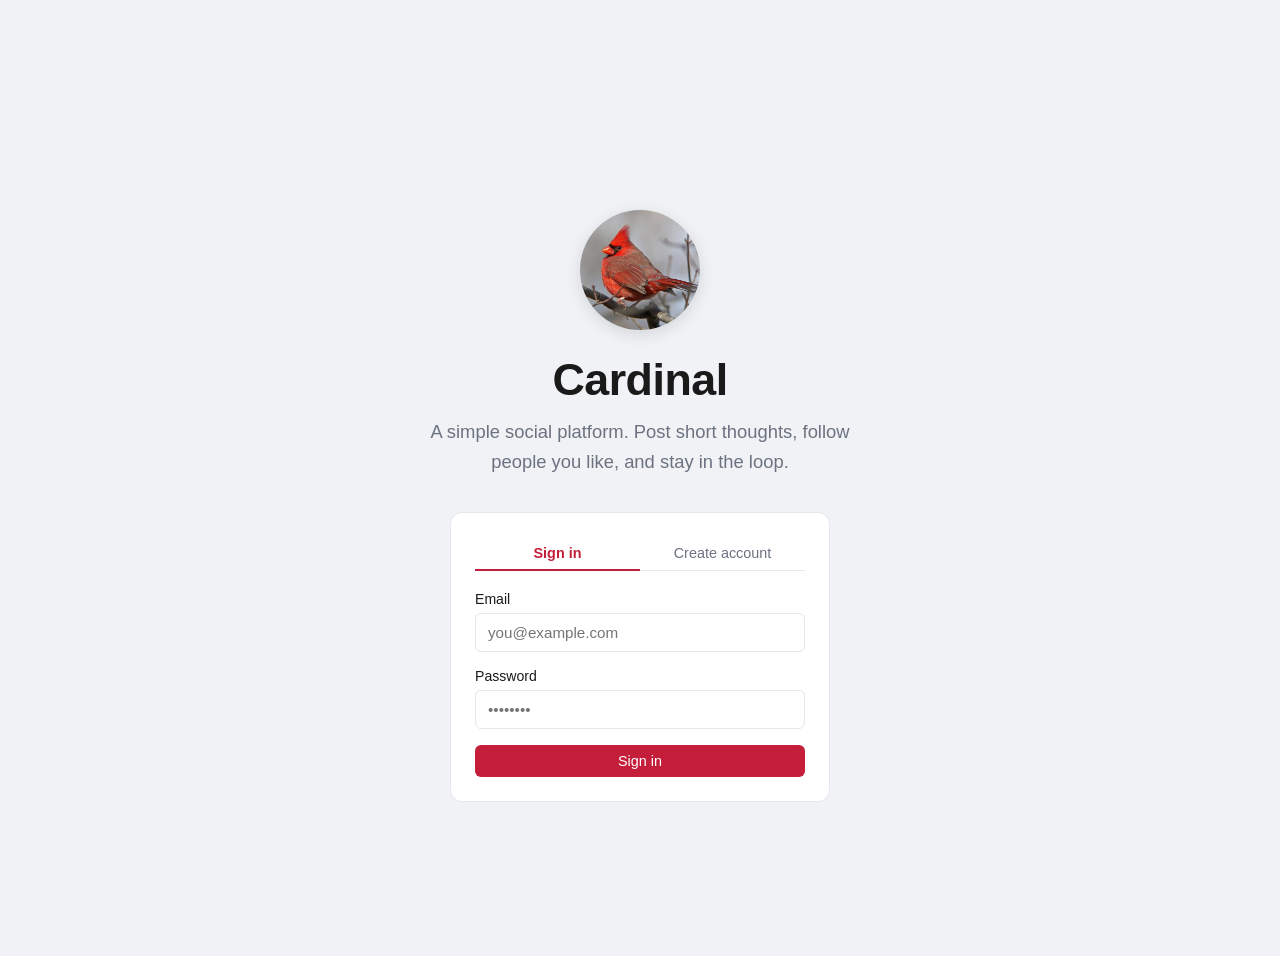
<file: index.html>
<!DOCTYPE html>
<html lang="en">
<head>
  <meta charset="UTF-8">
  <title>Cardinal</title>
  <link rel="stylesheet" href="/css/style.css">
  <style>
    .landing {
      min-height: 100vh;
      display: flex;
      flex-direction: column;
      align-items: center;
      justify-content: center;
      text-align: center;
      padding: 40px 20px;
    }
    .landing-logo {
      width: 120px;
      height: 120px;
      border-radius: 50%;
      object-fit: cover;
      margin-bottom: 24px;
      box-shadow: 0 4px 16px rgba(0,0,0,0.12);
    }
    .landing-title {
      font-size: 2.8rem;
      font-weight: 800;
      color: var(--accent);
      margin-bottom: 12px;
      letter-spacing: -0.5px;
    }
    .landing-subtitle {
      font-size: 1.15rem;
      color: var(--text-muted);
      max-width: 420px;
      line-height: 1.6;
      margin-bottom: 36px;
    }
    .auth-card {
      width: 100%;
      max-width: 380px;
      background: var(--card);
      border: 1px solid var(--border);
      border-radius: 12px;
      padding: 24px;
      text-align: left;
    }
    .auth-tabs {
      display: flex;
      gap: 0;
      margin-bottom: 20px;
      border-bottom: 1px solid var(--border);
    }
    .auth-tab {
      flex: 1;
      padding: 8px 0;
      font-size: 0.9rem;
      font-weight: 500;
      cursor: pointer;
      border: none;
      background: none;
      color: var(--text-muted);
      border-bottom: 2px solid transparent;
      margin-bottom: -1px;
    }
    .auth-tab.active {
      color: var(--red);
      border-bottom-color: var(--red);
      font-weight: 600;
    }
    .auth-panel { display: none; }
    .auth-panel.active { display: block; }
  </style>
</head>
<body>
  <div class="landing">
    <img src="/assets/cardinal.jpg" alt="Cardinal" class="landing-logo">
    <div class="landing-title">Cardinal</div>
    <p class="landing-subtitle">
      A simple social platform. Post short thoughts, follow people you like, and stay in the loop.
    </p>

    <div class="auth-card">
      <div class="auth-tabs">
        <button class="auth-tab active" onclick="switchAuthTab('login')">Sign in</button>
        <button class="auth-tab" onclick="switchAuthTab('register')">Create account</button>
      </div>

      <!-- Login -->
      <div class="auth-panel active" id="panel-login">
        <div class="form-success" id="loginSuccess"></div>
        <div class="form-error" id="loginError"></div>
        <div class="form-group">
          <label for="loginEmail">Email</label>
          <input type="email" id="loginEmail" placeholder="you@example.com" />
        </div>
        <div class="form-group">
          <label for="loginPassword">Password</label>
          <input type="password" id="loginPassword" placeholder="••••••••" />
        </div>
        <button class="btn btn-primary" style="width:100%" onclick="login()">Sign in</button>
      </div>

      <!-- Register -->
      <div class="auth-panel" id="panel-register">
        <div class="form-error" id="registerError"></div>
        <div class="form-group">
          <label for="regUsername">Username</label>
          <input type="text" id="regUsername" placeholder="yourname" />
        </div>
        <div class="form-group">
          <label for="regEmail">Email</label>
          <input type="email" id="regEmail" placeholder="you@example.com" />
        </div>
        <div class="form-group">
          <label for="regPassword">Password</label>
          <input type="password" id="regPassword" placeholder="••••••••" />
        </div>
        <button class="btn btn-primary" style="width:100%" onclick="register()">Create account</button>
      </div>
    </div>
  </div>

  <script src="/js/api.js"></script>
  <script src="/js/auth.js"></script>
  <script>
    if (getAccessToken()) {
      window.location.href = "/dashboard.html";
    }

    function switchAuthTab(tab) {
      document.querySelectorAll('.auth-tab').forEach((el, i) => {
        el.classList.toggle('active', (i === 0) === (tab === 'login'));
      });
      document.getElementById('panel-login').classList.toggle('active', tab === 'login');
      document.getElementById('panel-register').classList.toggle('active', tab === 'register');
    }

    async function login() {
      const email = document.getElementById("loginEmail").value.trim();
      const password = document.getElementById("loginPassword").value;
      const errorEl = document.getElementById("loginError");
      errorEl.style.display = "none";

      if (!email || !password) {
        errorEl.textContent = "Please fill in all fields.";
        errorEl.style.display = "block";
        return;
      }

      const res = await apiRequest("/api/userlogin", "POST", { email, password });
      if (!res.ok) {
        const data = await res.json();
        errorEl.textContent = data.error || "Invalid email or password.";
        errorEl.style.display = "block";
        return;
      }

      const data = await res.json();
      saveTokens(data.access_token, data.refresh_token);

      const userRes = await apiRequest("/api/users/" + data.id, "GET", null, data.access_token);
      if (userRes.ok) {
        const user = await userRes.json();
        saveUserInfo(data.id, user.username);
      } else {
        saveUserInfo(data.id, email);
      }

      window.location.href = "/dashboard.html";
    }

    async function register() {
      const username = document.getElementById("regUsername").value.trim();
      const email = document.getElementById("regEmail").value.trim();
      const password = document.getElementById("regPassword").value;
      const errorEl = document.getElementById("registerError");
      errorEl.style.display = "none";

      if (!username || !email || !password) {
        errorEl.textContent = "Please fill in all fields.";
        errorEl.style.display = "block";
        return;
      }

      const res = await apiRequest("/api/newuser", "POST", { username, email, password });
      if (!res.ok) {
        const data = await res.json();
        errorEl.textContent = data.error || "Could not create account. Email or username may already be taken.";
        errorEl.style.display = "block";
        return;
      }

      // switch to login tab with success message
      switchAuthTab('login');
      const successEl = document.getElementById("loginSuccess");
      successEl.textContent = "Account created! Please sign in.";
      successEl.style.display = "block";
      document.getElementById("loginEmail").value = email;
    }

    document.addEventListener("keydown", (e) => {
      if (e.key !== "Enter") return;
      const loginActive = document.getElementById("panel-login").classList.contains("active");
      if (loginActive) login(); else register();
    });
  </script>
</body>
</html>
</file>
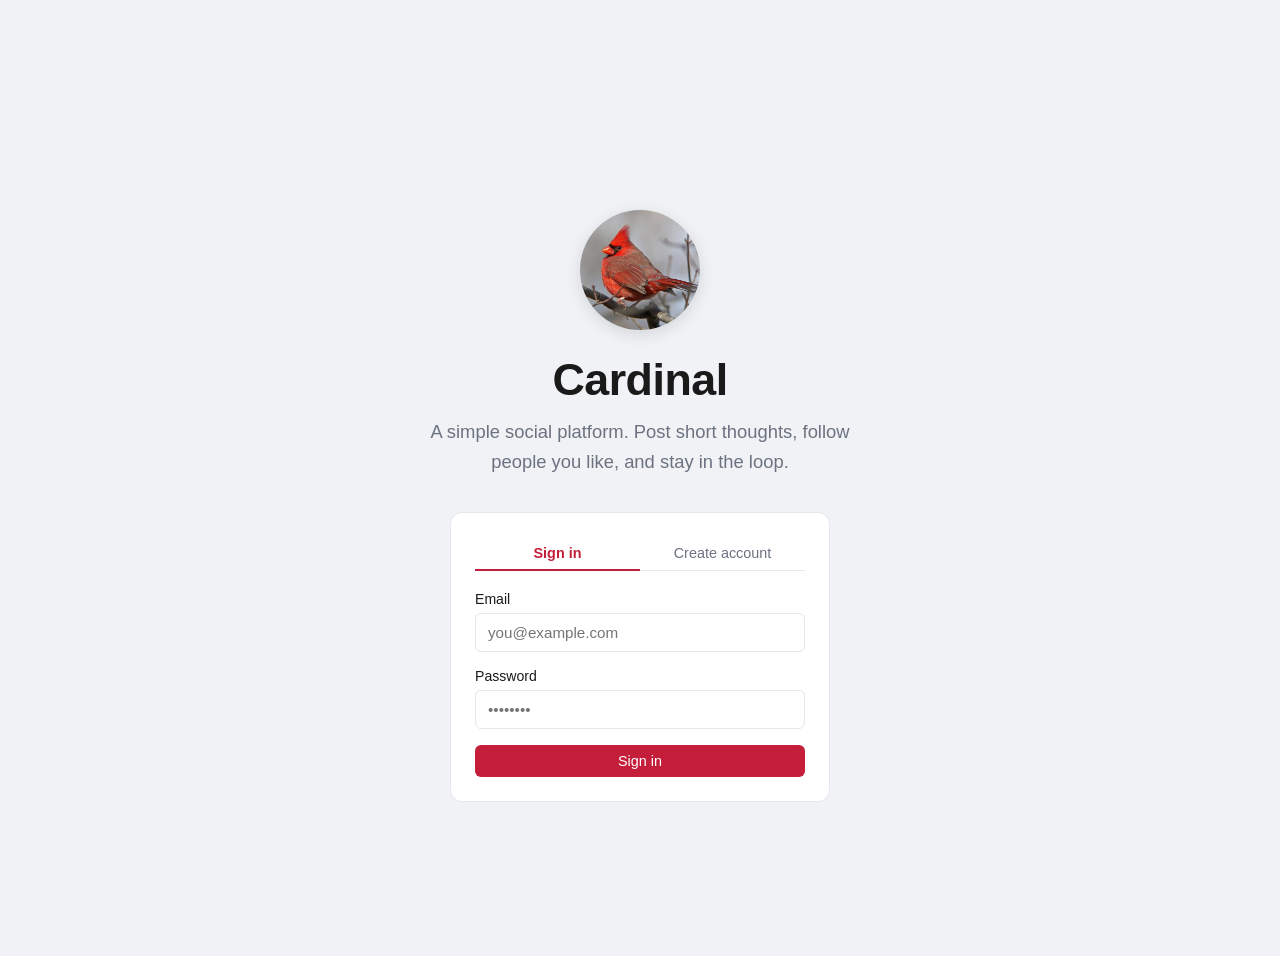
<file: profile.html>
<!DOCTYPE html>
<html lang="en">
<head>
  <meta charset="UTF-8">
  <title>Profile – Cardinal</title>
  <link rel="stylesheet" href="/css/style.css">
</head>
<body>
  <div class="container">
    <div id="profileContent"><div class="empty-state">Loading...</div></div>
  </div>

  <script src="/js/api.js"></script>
  <script src="/js/auth.js"></script>
  <script src="/js/notifications.js"></script>
  <script src="/js/nav.js"></script>
  <script>
    requireAuth();
    initNav();

    const params = new URLSearchParams(window.location.search);
    const identifier = params.get("user") || getCurrentUserID();
    const myID = getCurrentUserID();

    function formatDate(isoString) {
      return new Date(isoString).toLocaleDateString("en-US", { year: "numeric", month: "long" });
    }

    function formatTime(isoString) {
      const date = new Date(isoString);
      const now = new Date();
      const diff = Math.floor((now - date) / 1000);
      if (diff < 60) return `${diff}s ago`;
      if (diff < 3600) return `${Math.floor(diff / 60)}m ago`;
      if (diff < 86400) return `${Math.floor(diff / 3600)}h ago`;
      return date.toLocaleDateString();
    }

    async function isFollowing(targetID) {
      const res = await apiRequestAuth(`/api/users/${myID}/followings`, "GET");
      if (!res || !res.ok) return false;
      const list = await res.json();
      return list.some(f => f.user_id === targetID);
    }

    async function follow(targetID) {
      await apiRequestAuth("/api/newfollow", "POST", { followee_id: targetID });
      loadProfile();
    }

    async function unfollow(targetID) {
      await apiRequestAuth("/api/unfollow", "DELETE", { followee_id: targetID });
      loadProfile();
    }

    async function deleteChirp(id) {
      if (!confirm("Delete this chirp?")) return;
      await apiRequestAuth(`/api/chirps/${id}`, "DELETE");
      loadProfile();
    }

    async function loadTab(targetID, tab) {
      const chirpsEl = document.getElementById("tabContent");
      chirpsEl.innerHTML = `<div class="empty-state">Loading...</div>`;

      // update active tab style immediately
      document.querySelectorAll(".profile-tab").forEach(btn => {
        btn.classList.toggle("active", btn.dataset.tab === tab);
      });

      if (tab === "chirps") {
        const res = await fetch(`/api/getallchirps?author_id=${targetID}&sort=desc`);
        const chirps = res.ok ? await res.json() : [];
        if (!chirps || chirps.length === 0) {
          chirpsEl.innerHTML = `<div class="empty-state">No chirps yet.</div>`;
          return;
        }
        chirpsEl.innerHTML = chirps.map(c => `
          <div class="chirp-card">
            <div class="chirp-card-header">
              <span class="chirp-time">${formatTime(c.created_at)}</span>
              ${c.user_id === myID ? `<button class="btn btn-sm btn-danger" onclick="deleteChirp('${c.id}')">Delete</button>` : ""}
            </div>
            <div class="chirp-body">${escapeHTML(c.body)}</div>
          </div>
        `).join("");
      } else if (tab === "followers") {
        const res = await fetch(`/api/users/${targetID}/followers`);
        const list = res.ok ? await res.json() : [];
        if (!list || list.length === 0) {
          chirpsEl.innerHTML = `<div class="empty-state">No followers yet.</div>`;
          return;
        }
        chirpsEl.innerHTML = list.map(f => `
          <div class="user-item">
            <a class="user-item-name" href="/profile.html?user=${f.user_id}">@${escapeHTML(f.username)}</a>
          </div>
        `).join("");
      } else if (tab === "following") {
        const res = await fetch(`/api/users/${targetID}/followings`);
        const list = res.ok ? await res.json() : [];
        if (!list || list.length === 0) {
          chirpsEl.innerHTML = `<div class="empty-state">Not following anyone yet.</div>`;
          return;
        }
        chirpsEl.innerHTML = list.map(f => `
          <div class="user-item">
            <a class="user-item-name" href="/profile.html?user=${f.user_id}">@${escapeHTML(f.username)}</a>
          </div>
        `).join("");
      }
    }

    async function loadProfile() {
      const content = document.getElementById("profileContent");

      const res = await apiRequestAuth(`/api/users/${identifier}`, "GET");
      if (!res || !res.ok) {
        content.innerHTML = `<div class="empty-state">User not found.</div>`;
        return;
      }

      const user = await res.json();
      const isMe = user.id === myID;
      const following = isMe ? false : await isFollowing(user.id);

      content.innerHTML = `
        <div class="card" style="margin-bottom:20px">
          <div class="profile-header">
            <div class="profile-info">
              <h2>@${escapeHTML(user.username)}</h2>
              <div class="profile-meta">Joined ${formatDate(user.created_at)}</div>
              ${isMe ? `
                <div style="margin-top:4px;font-size:0.88rem;color:var(--text-muted)">
                  ${user.email}
                  ${user.is_verified
                    ? `<span style="color:#065f46;margin-left:6px;font-weight:600">&#10003;</span>`
                    : `<button class="btn btn-sm btn-outline" style="margin-left:8px" onclick="requestVerification()">Verify Email</button>
                       <span id="verifyMsg" style="margin-left:8px;font-size:0.85rem;color:var(--text-muted);display:none"></span>`
                  }
                </div>
              ` : ""}
              <div class="profile-stats">
                <div><span>${user.followers_count}</span> Followers</div>
                <div><span>${user.followings_count}</span> Following</div>
              </div>
            </div>
            ${!isMe ? `
              <button class="btn ${following ? "btn-danger" : "btn-primary"}"
                onclick="${following ? `unfollow('${user.id}')` : `follow('${user.id}')`}">
                ${following ? "Unfollow" : "Follow"}
              </button>
            ` : ""}
          </div>
        </div>

        <div class="profile-tabs">
          <button class="profile-tab active" data-tab="chirps" onclick="loadTab('${user.id}', 'chirps')">Chirps</button>
          <button class="profile-tab" data-tab="followers" onclick="loadTab('${user.id}', 'followers')">Followers</button>
          <button class="profile-tab" data-tab="following" onclick="loadTab('${user.id}', 'following')">Following</button>
        </div>

        <div id="tabContent"></div>
      `;

      loadTab(user.id, "chirps");
    }

    async function requestVerification() {
      const btn = document.querySelector("button[onclick='requestVerification()']");
      if (btn) btn.disabled = true;

      const res = await apiRequestAuth("/api/verify/request", "POST");
      const msgEl = document.getElementById("verifyMsg");
      if (!msgEl) return;

      if (!res || !res.ok) {
        msgEl.textContent = "Failed to send verification email. Try again.";
        msgEl.style.color = "#b91c1c";
        if (btn) btn.disabled = false;
      } else {
        msgEl.textContent = "Verification email sent. Please check your inbox.";
        msgEl.style.color = "#065f46";
      }
      msgEl.style.display = "inline";
    }

    loadProfile();
  </script>
</body>
</html>
</file>
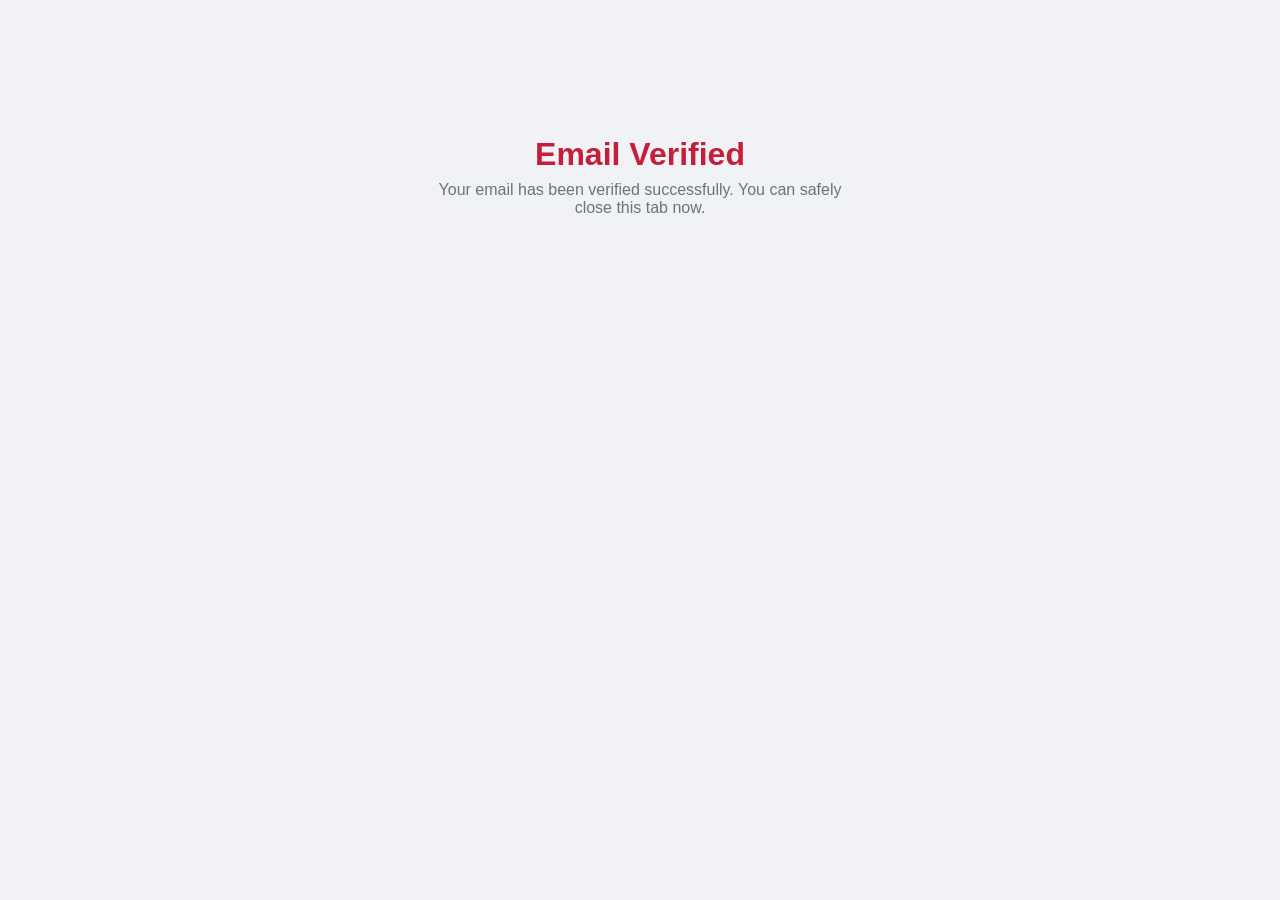
<file: verified.html>
<!DOCTYPE html>
<html lang="en">
<head>
  <meta charset="UTF-8">
  <title>Email Verification – Cardinal</title>
  <link rel="stylesheet" href="/css/style.css">
</head>
<body>
  <div style="max-width:480px;margin:80px auto;text-align:center;padding:0 24px">
    <div id="content"></div>
  </div>

  <script>
    const error = new URLSearchParams(window.location.search).get("error");
    const content = document.getElementById("content");

    if (!error) {
      content.innerHTML = `
        <h1 style="color:var(--red);margin-bottom:8px">Email Verified</h1>
        <p style="color:var(--text-muted);margin-bottom:24px">Your email has been verified successfully. You can safely close this tab now.</p>
      `;
    } else if (error === "expired") {
      content.innerHTML = `
        <h1 style="color:var(--red);margin-bottom:8px">Link Expired</h1>
        <p style="color:var(--text-muted);margin-bottom:24px">Your verification link has expired. Go to your profile and request a new one.</p>
        <a href="/dashboard.html" class="btn btn-primary">Go to Dashboard</a>
      `;
    } else {
      content.innerHTML = `
        <h1 style="color:var(--red);margin-bottom:8px">Invalid Link</h1>
        <p style="color:var(--text-muted);margin-bottom:24px">This verification link is invalid. Please request a new one from your profile.</p>
        <a href="/dashboard.html" class="btn btn-primary">Go to Dashboard</a>
      `;
    }
  </script>
</body>
</html>
</file>
<file: css/style.css>
:root {
  --red: #C41E3A;
  --bg: #f0f2f5;
  --card: #ffffff;
  --text: #1a1a1a;
  --text-muted: #6b7280;
  --border: #e5e7eb;
  --nav-height: 56px;
}

* {
  box-sizing: border-box;
  margin: 0;
  padding: 0;
}

body {
  font-family: -apple-system, BlinkMacSystemFont, "Segoe UI", Roboto, sans-serif;
  background: var(--bg);
  color: var(--text);
  padding-top: var(--nav-height);
}

a {
  color: var(--red);
  text-decoration: none;
}

a:hover {
  text-decoration: underline;
}

/* NAV */
.nav {
  position: fixed;
  top: 0;
  left: 0;
  right: 0;
  height: var(--nav-height);
  background: var(--card);
  border-bottom: 1px solid var(--border);
  display: flex;
  align-items: center;
  padding: 0 24px;
  gap: 24px;
  z-index: 100;
}

.nav-logo {
  font-weight: 700;
  font-size: 1.2rem;
  color: var(--red);
  text-decoration: none;
  margin-right: auto;
}

.nav-link {
  color: var(--text);
  font-size: 0.95rem;
}

.nav-link:hover {
  color: var(--red);
  text-decoration: none;
}

.nav-right {
  display: flex;
  align-items: center;
  gap: 16px;
  margin-left: auto;
}

/* NOTIFICATION BELL */
.notif-bell-wrapper {
  position: relative;
  cursor: pointer;
}

.notif-bell {
  font-size: 1.3rem;
  color: var(--text);
  background: none;
  border: none;
  cursor: pointer;
  padding: 4px;
}

.notif-badge {
  position: absolute;
  top: -4px;
  right: -4px;
  background: var(--red);
  color: white;
  font-size: 0.65rem;
  font-weight: 700;
  border-radius: 99px;
  padding: 1px 5px;
  min-width: 16px;
  text-align: center;
}

.notif-dropdown {
  display: none;
  position: absolute;
  top: 36px;
  right: 0;
  width: 340px;
  background: var(--card);
  border: 1px solid var(--border);
  border-radius: 8px;
  box-shadow: 0 4px 16px rgba(0,0,0,0.12);
  z-index: 200;
  max-height: 420px;
  overflow-y: auto;
}

.notif-dropdown.open {
  display: block;
}

.notif-dropdown-header {
  display: flex;
  align-items: center;
  justify-content: space-between;
  padding: 12px 16px;
  border-bottom: 1px solid var(--border);
  font-weight: 600;
  font-size: 0.9rem;
}

.notif-item {
  padding: 12px 16px;
  border-bottom: 1px solid var(--border);
  display: flex;
  align-items: flex-start;
  gap: 10px;
}

.notif-item.unread {
  background: #fff5f5;
}

.notif-item-body {
  flex: 1;
  font-size: 0.88rem;
  line-height: 1.4;
}

.notif-item-time {
  font-size: 0.75rem;
  color: var(--text-muted);
  margin-top: 2px;
}

.notif-empty {
  padding: 24px;
  text-align: center;
  color: var(--text-muted);
  font-size: 0.9rem;
}

/* BUTTONS */
.btn {
  padding: 8px 16px;
  border-radius: 6px;
  font-size: 0.9rem;
  font-weight: 500;
  cursor: pointer;
  border: none;
  transition: opacity 0.15s;
}

.btn:hover {
  opacity: 0.85;
}

.btn-primary {
  background: var(--red);
  color: white;
}

.btn-outline {
  background: transparent;
  color: var(--red);
  border: 1px solid var(--red);
}

.btn-danger {
  background: #fee2e2;
  color: #b91c1c;
}

.btn-sm {
  padding: 4px 10px;
  font-size: 0.8rem;
}

.btn-ghost {
  background: transparent;
  color: var(--text-muted);
  border: 1px solid var(--border);
}

/* CARDS */
.card {
  background: var(--card);
  border: 1px solid var(--border);
  border-radius: 10px;
  padding: 16px;
}

/* CHIRP CARD */
.chirp-card {
  background: var(--card);
  border: 1px solid var(--border);
  border-radius: 10px;
  padding: 16px;
  margin-bottom: 12px;
}

.chirp-card-header {
  display: flex;
  align-items: center;
  justify-content: space-between;
  margin-bottom: 8px;
}

.chirp-author {
  font-weight: 600;
  font-size: 0.95rem;
  color: var(--red);
}

.chirp-time {
  font-size: 0.78rem;
  color: var(--text-muted);
}

.chirp-body {
  font-size: 0.95rem;
  line-height: 1.5;
}

.chirp-card:target {
  border-color: var(--red);
  box-shadow: 0 0 0 2px rgba(196,30,58,0.2);
}

/* COMPOSE BOX */
.compose-box {
  background: var(--card);
  border: 1px solid var(--border);
  border-radius: 10px;
  padding: 16px;
  margin-bottom: 20px;
}

.compose-box textarea {
  width: 100%;
  border: 1px solid var(--border);
  border-radius: 6px;
  padding: 10px;
  font-size: 0.95rem;
  resize: vertical;
  min-height: 80px;
  font-family: inherit;
}

.compose-box textarea:focus {
  outline: none;
  border-color: var(--red);
}

.compose-footer {
  display: flex;
  justify-content: flex-end;
  margin-top: 10px;
}

.form-group {
  margin-bottom: 16px;
}

.form-group label {
  display: block;
  font-size: 0.88rem;
  font-weight: 500;
  margin-bottom: 6px;
}

.form-group input {
  width: 100%;
  padding: 10px 12px;
  border: 1px solid var(--border);
  border-radius: 6px;
  font-size: 0.95rem;
  font-family: inherit;
}

.form-group input:focus {
  outline: none;
  border-color: var(--red);
}

.form-error {
  color: #b91c1c;
  background: #fee2e2;
  border-radius: 6px;
  padding: 10px 12px;
  font-size: 0.88rem;
  margin-bottom: 16px;
  display: none;
}

.form-success {
  color: #065f46;
  background: #d1fae5;
  border-radius: 6px;
  padding: 10px 12px;
  font-size: 0.88rem;
  margin-bottom: 16px;
  display: none;
}

/* LAYOUT */
.container {
  max-width: 640px;
  margin: 0 auto;
  padding: 24px 16px;
}

/* PROFILE */
.profile-header {
  display: flex;
  align-items: flex-start;
  justify-content: space-between;
  gap: 16px;
  margin-bottom: 20px;
}

.profile-info h2 {
  font-size: 1.3rem;
  margin-bottom: 4px;
}

.profile-meta {
  font-size: 0.85rem;
  color: var(--text-muted);
  margin-bottom: 12px;
}

.profile-stats {
  display: flex;
  gap: 20px;
  font-size: 0.9rem;
}

.profile-stats span {
  font-weight: 600;
}

.profile-tabs {
  display: flex;
  border-bottom: 1px solid var(--border);
  margin-bottom: 20px;
  gap: 0;
}

.profile-tab {
  padding: 10px 20px;
  font-size: 0.9rem;
  cursor: pointer;
  border-bottom: 2px solid transparent;
  color: var(--text-muted);
  background: none;
  border-top: none;
  border-left: none;
  border-right: none;
}

.profile-tab.active {
  color: var(--red);
  border-bottom-color: var(--red);
  font-weight: 600;
}

/* USER LIST ITEM */
.user-item {
  display: flex;
  align-items: center;
  justify-content: space-between;
  padding: 12px 0;
  border-bottom: 1px solid var(--border);
}

.user-item-name {
  font-weight: 500;
}

/* SEARCH */
.search-bar {
  display: flex;
  gap: 8px;
  margin-bottom: 24px;
}

.search-bar input {
  flex: 1;
  padding: 10px 12px;
  border: 1px solid var(--border);
  border-radius: 6px;
  font-size: 0.95rem;
  font-family: inherit;
}

.search-bar input:focus {
  outline: none;
  border-color: var(--red);
}

/* EMPTY STATE */
.empty-state {
  text-align: center;
  padding: 48px 16px;
  color: var(--text-muted);
  font-size: 0.95rem;
}

/* MOBILE */
@media (max-width: 600px) {
  .nav {
    padding: 0 12px;
    gap: 12px;
  }

  .container {
    padding: 16px 12px;
  }

  .notif-dropdown {
    width: 300px;
    right: -60px;
  }
}

/* REACTIONS */
.reaction-bar {
  display: flex;
  align-items: center;
  gap: 6px;
  margin-top: 18px;
  flex-wrap: wrap;
}

/* reaction summary button */
.reaction-summary {
    font-size: 0.85rem;
    color: var(--text-muted);
    cursor: pointer;
    padding: 3px 10px;
    border-radius: 99px;
    display: inline-flex;
    align-items: center;
    gap: 6px;
    margin-top: 10px;
    transition: all 0.15s;
    background: none;
}

.reaction-summary:hover {
    color: var(--red);
}

/* reaction panel — expands below */
.reaction-panel {
    margin-top: 8px;
    padding: 10px 12px;
    background: var(--bg);
    border: 1px solid var(--border);
    border-radius: 8px;
}

/* emoji picker row inside panel */
.reaction-picker-row {
    display: flex;
    gap: 4px;
    margin-bottom: 10px;
    padding-bottom: 10px;
    border-bottom: 1px solid var(--border);
}

/* individual emoji buttons */
.reaction-emoji-btn {
    background: none;
    border: none;
    outline: none;
    border-radius: 99px;
    padding: 4px 8px;
    font-size: 1.1rem;
    cursor: pointer;
    transition: all 0.15s;
}

.reaction-emoji-btn:hover {
    background: #fee2e2;
    transform: scale(1.15);
}

.reaction-emoji-btn.active {
    background: #fee2e2;
    outline: 1px solid var(--red);
}

/* reactor group — emoji + count + usernames */
.reactor-group {
    display: flex;
    align-items: center;
    gap: 8px;
    padding: 5px 0;
    font-size: 0.85rem;
    border-bottom: 1px solid var(--border);
}

.reactor-group:last-child {
    border-bottom: none;
}

.reactor-group-label {
    font-size: 0.95rem;
    min-width: 44px;
}

.reactor-group-users {
    color: var(--text-muted);
}

.reactor-group-users a {
    color: var(--red);
    font-weight: 500;
}

/* COMMENTS */
.comment-bar {
  margin-top: 6px;
}

.comment-toggle {
  font-size: 0.8rem;
  color: var(--text-muted);
  cursor: pointer;
}

.comment-toggle:hover { color: var(--red); }

.comment-section {
  display: none;
  margin-top: 10px;
  border-top: 1px solid var(--border);
  padding-top: 10px;
}

.comment-section.open { display: block; }

.comment-item {
  padding: 6px 0;
  border-bottom: 1px solid var(--border);
  font-size: 0.88rem;
}

.comment-item:last-child { border-bottom: none; }

.comment-meta {
  display: flex;
  align-items: center;
  gap: 8px;
  margin-bottom: 2px;
  font-size: 0.78rem;
  color: var(--text-muted);
}

.comment-meta a { font-weight: 600; color: var(--red); }

.comment-body { font-size: 0.88rem; line-height: 1.4; }

.comment-compose {
  display: flex;
  gap: 8px;
  margin-top: 10px;
}

.comment-input {
  flex: 1;
  padding: 6px 10px;
  border: 1px solid var(--border);
  border-radius: 6px;
  font-size: 0.88rem;
  font-family: inherit;
}

.comment-input:focus {
  outline: none;
  border-color: var(--red);
}

.comment-menu-wrapper {
  position: relative;
  margin-left: auto;
}

.comment-menu-btn {
  background: none;
  border: none;
  cursor: pointer;
  color: var(--text-muted);
  font-size: 1rem;
  padding: 0 4px;
  line-height: 1;
  border-radius: 4px;
}

.comment-menu-btn:hover { background: var(--bg); color: var(--text); }

.comment-menu {
  display: none;
  position: absolute;
  right: 0;
  top: 100%;
  background: var(--card);
  border: 1px solid var(--border);
  border-radius: 6px;
  box-shadow: 0 4px 12px rgba(0,0,0,0.1);
  z-index: 20;
  min-width: 100px;
  overflow: hidden;
}

.comment-menu.open { display: block; }

.comment-menu button {
  display: block;
  width: 100%;
  text-align: left;
  padding: 8px 12px;
  border: none;
  background: none;
  cursor: pointer;
  font-size: 0.85rem;
}

.comment-menu button:hover { background: var(--bg); }

.comment-edit-compose {
  display: flex;
  gap: 6px;
  align-items: center;
  margin-top: 4px;
}
</file>
